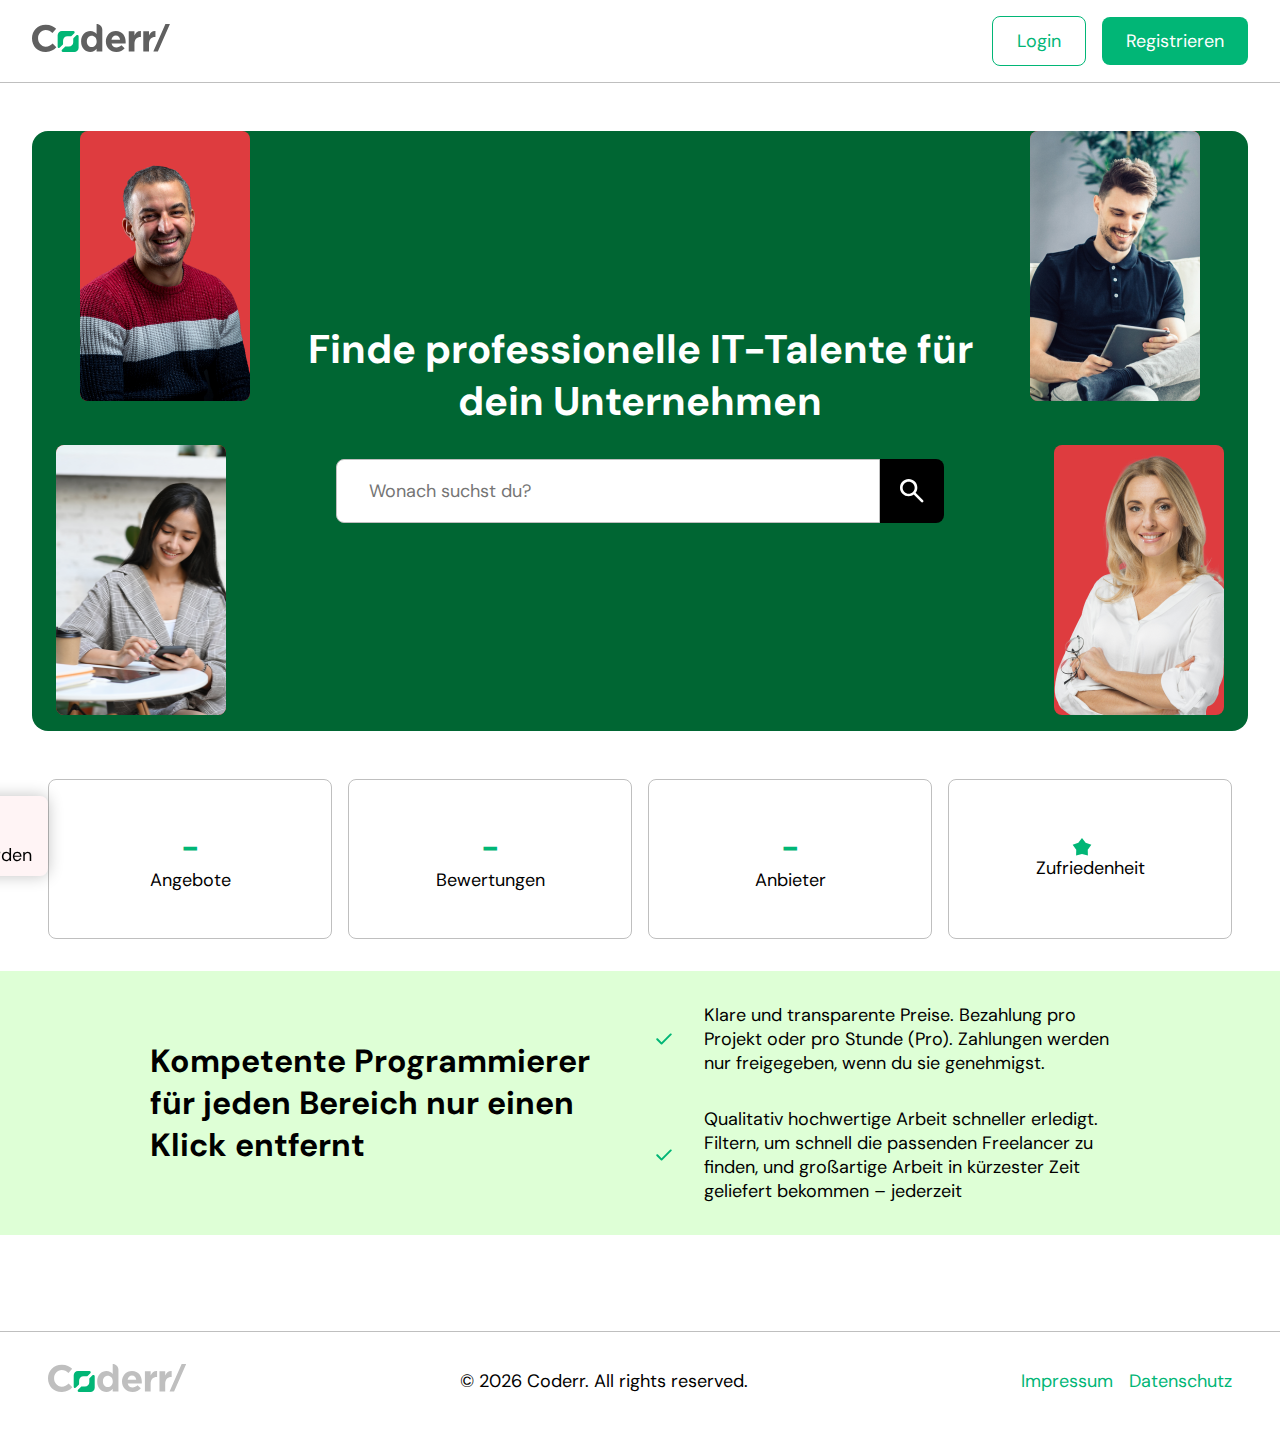
<file: index.html>
<!DOCTYPE html>
<html lang="de">

<head>
    <meta charset="UTF-8">
    <meta name="viewport" content="width=device-width, initial-scale=1.0">
    <title>Coderr/</title>
    <link rel="icon" type="image/png" href="./assets/logo/favicon.png" />


    <link rel="stylesheet" href="./shared/styles/variables.css">
    <link rel="stylesheet" href="./shared/styles/standard.css">
    <link rel="stylesheet" href="./shared/styles/form.css">
    <link rel="stylesheet" href="./shared/styles/assets.css">
    <link rel="stylesheet" href="./shared/styles/header_footer.css">
    <link rel="stylesheet" href="./shared/styles/fonts.css">
    <link rel="stylesheet" href="./styles/index.css">


    <script src="./shared/scripts/config.js"></script>

    <script src="./shared/scripts/api.js"></script>
    <script src="./shared/scripts/auth.js"></script>
    <script src="./shared/scripts/redirect.js"></script>
    <script src="./shared/scripts/ui_helper.js"></script>

    <script src="./shared/scripts/user_crud.js"></script>

    <script src="./shared/scripts/template/header_template.js"></script>
    <script src="./shared/scripts/header.js"></script>
    <script src="./shared/scripts/footer.js"></script>

    <script src="./scripts/index.js"></script>
</head>

<body onload="setHeader(); indexInit()" onclick="closeAllOpenedElements()">
    <header class="main_header">

        <a class="logo" href="./index.html">
            <img src="./assets/logo/logo_coderr.svg" alt="" srcset="">
        </a>
        <div id="head_content_right" class="d_flex_cc_gm head_content_right"></div>
    </header>

    <main>

        <div class="pad_m">
            <section class="section_group landingheader_box d_flex_cc_gm f_d_c">
                <img class="person_img" src="./assets/img/landingpage/person_1.png" alt="" srcset="">
                <img class="person_img" src="./assets/img/landingpage/person_2.png" alt="" srcset="">
                <img class="person_img" src="./assets/img/landingpage/person_3.png" alt="" srcset="">
                <img class="person_img" src="./assets/img/landingpage/person_4.png" alt="" srcset="">
                <h1 class="font_white_color">Finde professionelle IT-Talente für dein Unternehmen</h1>
                <div class="searchbar w_full">
                    <input id="index_search_field" placeholder="Wonach suchst du?" type="text">
                    <button class="d_flex_cc_gm" onclick="redirectToOfferListWSearch()">
                        <img src="./assets/icons/search.svg" alt="">
                    </button>
                </div>
            </section>
        </div>
        <section class="section_group profile_stats pad_l">
            <div class="w_full">
                <div class="card">
                    <h2 id="base_info_offer_count" class="font_prime_color">-</h2>
                    <p>Angebote</p>
                </div>
                <div class="card">
                    <h2 id="base_info_review_count" class="font_prime_color d_flex_cc_gm">
                        -
                    </h2>
                    <p>Bewertungen</p>
                </div>
            </div>
            <div class="w_full">
                <div class="card">
                    <h2 id="base_info_business_profile_count" class="font_prime_color">-</h2>
                    <p>Anbieter</p>
                </div>
                <div class="card">
                    <div class="d_flex_cc_gm">
                        <img src="./assets/icons/kid_star_green.svg" alt="" srcset="">
                        <h2 id="base_info_average_rating" class="font_prime_color">
                        </h2>
                    </div>
                    <p>Zufriedenheit</p>
                </div>
            </div>
        </section>

        <div class="green_info_section d_flex_cc_gl w_full">
            <section class=" d_flex_cc_gl pad_l">
                <h2>
                    Kompetente Programmierer für jeden Bereich nur einen Klick entfernt
                </h2>
                <div class="d_flex_cc_gl f_d_c">
                    <div class="d_flex_cc_gl">
                        <img src="./assets/icons/check.svg" alt="" srcset="">
                        <p>
                            Klare und transparente Preise. Bezahlung pro Projekt oder pro Stunde (Pro). Zahlungen werden
                            nur freigegeben, wenn du sie genehmigst.
                        </p>
                    </div>
                    <div class="d_flex_cc_gl">
                        <img src="./assets/icons/check.svg" alt="" srcset="">
                        <p>
                            Qualitativ hochwertige Arbeit schneller erledigt. Filtern, um schnell die passenden Freelancer zu finden, und großartige Arbeit in kürzester Zeit geliefert bekommen – jederzeit
                        </p>
                    </div>
                </div>
            </section>
        </div>
        
        <section class="section_group pad_l">
        </section>
    </main>
    <footer class="main_footer pad_l">
        <a class="logo" href="./index.html">
            <img src="./assets/logo/logo_coderr_light.svg" alt="" srcset="">
        </a>
        <p>© <span id="current-year"></span> Coderr. All rights reserved.</p>
        <div class="d_flex_cc_gm">
            <a class="link" href="./imprint.html">Impressum</a>
            <a class="link" href="./privacy_policy.html">Datenschutz</a>
        </div>
    </footer>
</body>

</html>
</file>
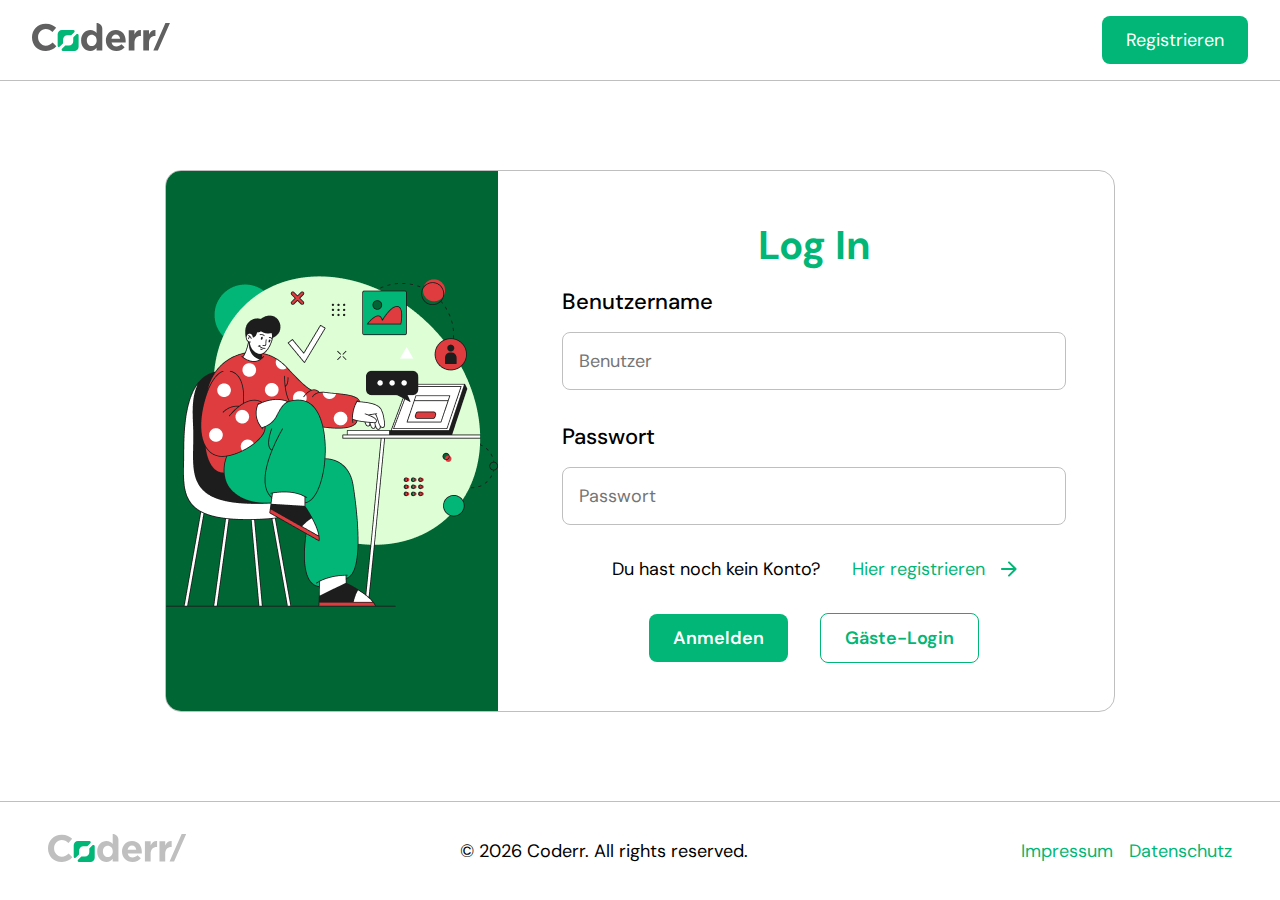
<file: customer_profile.html>
<!DOCTYPE html>
<html lang="de">

<head>
    <meta charset="UTF-8">
    <meta name="viewport" content="width=device-width, initial-scale=1.0">
    <title>Coderr/</title>
    <link rel="icon" type="image/png" href="./assets/logo/favicon.png" />

    <link rel="stylesheet" href="./shared/styles/variables.css">
    <link rel="stylesheet" href="./shared/styles/standard.css">
    <link rel="stylesheet" href="./shared/styles/form.css">
    <link rel="stylesheet" href="./shared/styles/assets.css">
    <link rel="stylesheet" href="./shared/styles/fonts.css">
    <link rel="stylesheet" href="./shared/styles/header_footer.css">
    <link rel="stylesheet" href="./styles/customer_profile.css">

    <script src="./shared/scripts/config.js"></script>

    <script src="./shared/scripts/api.js"></script>
    <script src="./shared/scripts/redirect.js"></script> 
    <script src="./shared/scripts/ui_helper.js"></script>
    <script src="./shared/scripts/form_helper.js"></script>
    <script src="./shared/scripts/auth.js"></script>

    
    
    <script src="./shared/scripts/template/review_templates.js"></script>
    <script src="./shared/scripts/review_crud.js"></script>
    <script src="./shared/scripts/user_crud.js"></script>
    <script src="./shared/scripts/template/offer_templates.js"></script>
    <script src="./shared/scripts/offer_crud.js"></script>
    <script src="./shared/scripts/template/header_template.js"></script>
    <script src="./shared/scripts/header.js"></script>
    <script src="./shared/scripts/footer.js"></script>

    <script src="./scripts/template/customer_profile_template.js"></script>
    <script src="./scripts/customer_profile.js"></script>
</head>

<body onload="initCProfile()" onclick="closeAllOpenedElements()">
    <header class="main_header">
        <a class="logo" href="./index.html">
            <img src="./assets/logo/logo_coderr.svg" alt="" srcset="">
        </a>
        <div id="head_content_right" class="d_flex_cc_gm head_content_right"></div>
    </header>

    <main class="d_flex_cc_gl f_d_c">


        <section id="customer_detail_section" class="d_flex_ss_gxl about_me_section w_full section_group_w_border">
            
        </section>


        <section class="section_group w_full  d_flex_cs_gl f_d_c">
            <div class="w_full d_flex_cs_gm review_header">
                <h2 class="font_prime_color">Bewertungen</h2>

                <div class="f_d_r_resp_c">
                    <label for="review_filter">Sortieren nach:</label>
                    <select onchange="changeReviewFilterCustomerProfile(this)" id="review_filter" class="input_field">
                        <option value="-updated_at" selected>Neueste zuerst</option>
                        <option value="updated_at">Älteste zuerst</option>
                        <option value="-rating">Höchste Bewertung</option>
                        <option value="rating">Niedrigste Bewertung</option>
                    </select>
                </div>
            </div>

            <div class=" d_flex_cs_gm f_d_c w_full" id="customer_profile_review_list">
            </div>

            <div class="w_full d_flex_cc_gm review_footer">
                <hr>
                <p class="link d_flex_cc_gm">
                    <img src="./assets/icons/add.svg" alt="" srcset="">
                    Mehr anzeigen
                </p>
            </div>
        </section>



    </main>
    <footer class="main_footer pad_l">
        <a class="logo" href="./index.html">
            <img src="./assets/logo/logo_coderr_light.svg" alt="" srcset="">
        </a>
        <p>© <span id="current-year"></span> Coderr. All rights reserved.</p>
        <div class="d_flex_cc_gm">
            <a class="link" href="./imprint.html">Impressum</a>
            <a class="link" href="./privacy_policy.html">Datenschutz</a>
        </div>
    </footer>
</body>

</html>
</file>
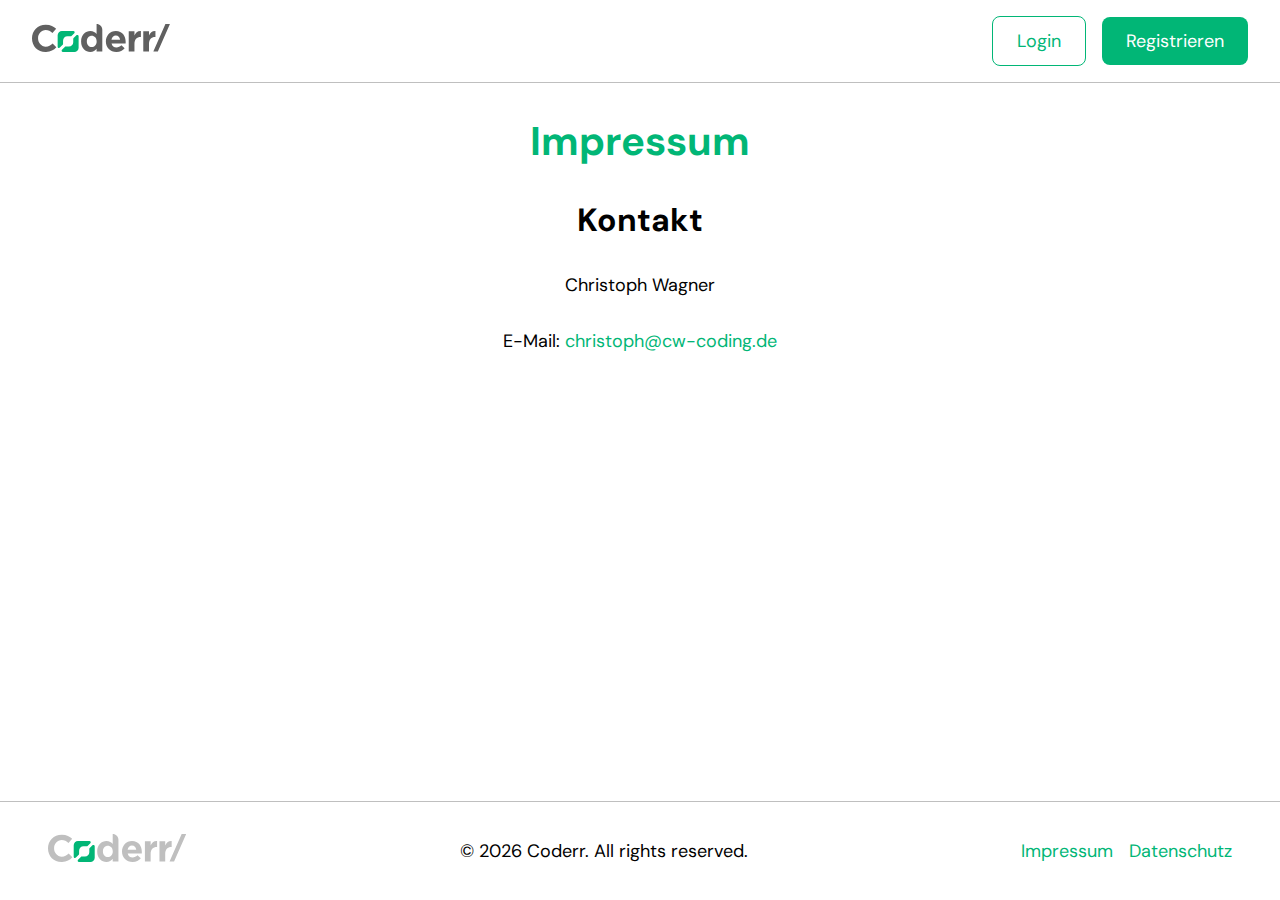
<file: imprint.html>
<!DOCTYPE html>
<html lang="de">

<head>
    <meta charset="UTF-8">
    <meta name="viewport" content="width=device-width, initial-scale=1.0">
    <title>Coderr/</title>
    <link rel="icon" type="image/png" href="./assets/logo/favicon.png" />

    <link rel="stylesheet" href="./shared/styles/variables.css">
    <link rel="stylesheet" href="./shared/styles/standard.css">
    <link rel="stylesheet" href="./shared/styles/form.css">
    <link rel="stylesheet" href="./shared/styles/assets.css">
    <link rel="stylesheet" href="./shared/styles/fonts.css">
    <link rel="stylesheet" href="./shared/styles/header_footer.css">
    <link rel="stylesheet" href="./styles/index.css">

    <script src="./shared/scripts/redirect.js"></script>
    <script src="./shared/scripts/ui_helper.js"></script>

    <script src="./shared/scripts/config.js"></script>
    <script src="./shared/scripts/auth.js"></script>
    <script src="./shared/scripts/api.js"></script>
    <script src="./shared/scripts/user_crud.js"></script>
    <script src="./shared/scripts/template/header_template.js"></script>
    <script src="./shared/scripts/header.js"></script>
    <script src="./shared/scripts/footer.js"></script>
</head>

<body onload="setHeader()" onclick="closeAllOpenedElements()">
    <header class="main_header">

        <a class="logo" href="./index.html">
            <img src="./assets/logo/logo_coderr.svg" alt="" srcset="">
        </a>
        <div id="head_content_right" class="d_flex_cc_gm head_content_right"></div>
        
    </header>

    <main>
        <section class="d_flex_cc_gl f_d_c">
            <h1 class="font_prime_color">Impressum</h1>

            <h2>Kontakt</h2>
            <p>
                Christoph Wagner
            </p>
            <p>
                E-Mail: <a class="link" href="mailto:christoph@cw-coding.de">christoph@cw-coding.de</a>
            </p>
        </section>
    </main>
    <footer class="main_footer pad_l">
        <a class="logo" href="./index.html">
            <img src="./assets/logo/logo_coderr_light.svg" alt="" srcset="">
        </a>
        <p>© <span id="current-year"></span> Coderr. All rights reserved.</p>
        <div class="d_flex_cc_gm">
            <a class="link" href="./imprint.html">Impressum</a>
            <a class="link" href="./privacy_policy.html">Datenschutz</a>
        </div>
    </footer>
</body>

</html>
</file>
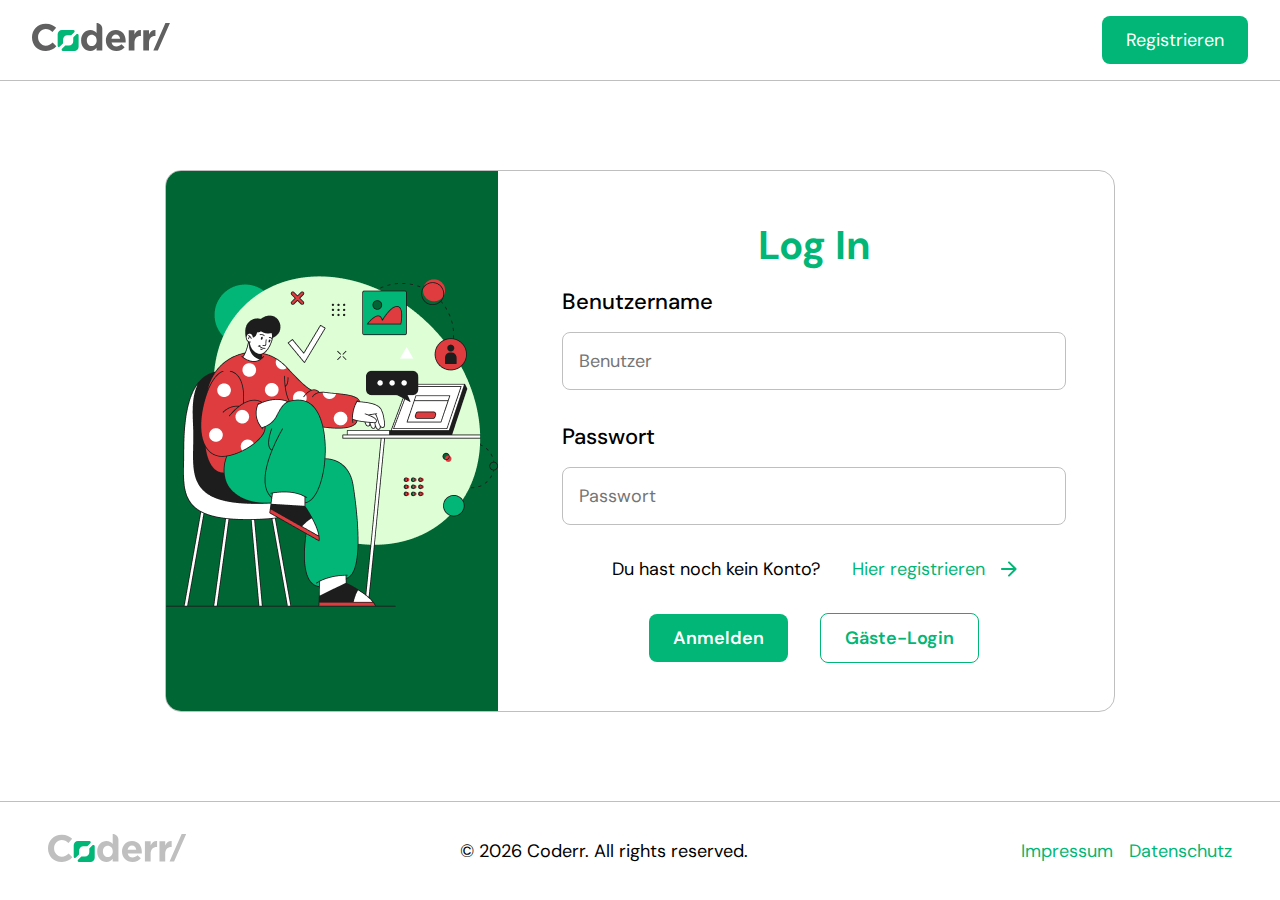
<file: login.html>
<!DOCTYPE html>
<html lang="de">

<head>
    <meta charset="UTF-8">
    <meta name="viewport" content="width=device-width, initial-scale=1.0">
    <title>Coderr/</title>
    <link rel="icon" type="image/png" href="./assets/logo/favicon.png" />

    <link rel="stylesheet" href="./shared/styles/variables.css">
    <link rel="stylesheet" href="./shared/styles/standard.css">
    <link rel="stylesheet" href="./shared/styles/form.css">
    <link rel="stylesheet" href="./shared/styles/assets.css">
    <link rel="stylesheet" href="./shared/styles/fonts.css">
    <link rel="stylesheet" href="./shared/styles/header_footer.css">
    <link rel="stylesheet" href="./styles/login.css">

    <script src="./shared/scripts/config.js"></script>
    <script src="./shared/scripts/api.js"></script>
    <script src="./shared/scripts/redirect.js"></script> 
    <script src="./shared/scripts/ui_helper.js"></script>
    <script src="./shared/scripts/form_helper.js"></script>

    <script src="./shared/scripts/user_crud.js"></script>
    <script src="./shared/scripts/auth.js"></script>
    <script src="./shared/scripts/template/header_template.js"></script>
    <script src="./shared/scripts/header.js"></script>
    <script src="./shared/scripts/footer.js"></script>

    <script src="./scripts/login.js"></script>
</head>

<body onload="checkAuthLogin()" onclick="closeAllOpenedElements()">
    <header class="main_header">

        <a class="logo" href="./index.html">
            <img src="./assets/logo/logo_coderr.svg" alt="" srcset="">
        </a>
        <div id="head_content_right" class="d_flex_cc_gm head_content_right"></div>
    </header>

    <main class="d_flex_cc_gm">
        <section class="login_section small_form d_flex_cc_gm ">
            <div class="login_img_section d_flex_cc_gm">
                <img src="./assets/img/login_img.png" alt="" srcset="">
            </div>
            <div class="login_form_section w_full d_flex_cc_gm f_d_c">
                <h1 class="font_prime_color">Log In</h1>
                <form onsubmit="logInSubmit(event)" class="std_form d_flex_cs_gl f_d_c">
                    <div class="form_group">
                        <label for="username">Benutzername</label>
                        <input onkeydown="hideFormErrors(['error_pw'])" placeholder="Benutzer" class="input_field" type="text" id="username" name="username"  required>
                    </div>
                    <div class="form_group">
                        <label for="password">Passwort</label>
                        <input onkeydown="hideFormErrors(['error_pw'])" placeholder="Passwort" class="input_field" type="password" id="password" name="password"  required>
                    </div>
                    <p id="error_pw" class="form_error d_none">Benutzer oder Passwort falsch</p>
                    <div class="d_flex_cc_gl f_d_r_resp_c w_full">
                        <p>Du hast noch kein Konto?</p>
                        <a href="./registration.html" class="link d_flex_cc_gm">
                            Hier registrieren 
                            <img src="./assets/icons/arrow_forward.svg" alt="" srcset="">
                        </a>
                    </div>
                    <div class="d_flex_cc_gl f_d_r_resp_c w_full">
                        <button type="submit" class="std_btn btn_prime pad_s">Anmelden</button>
                        <button type="button" onclick="openDialog('guest_login_dialog')" class="std_btn btn_secondary pad_s">Gäste-Login</button>
                    </div>
                </form>
                
            </div>
        </section>
        <section onclick="closeDialog('guest_login_dialog')" id="guest_login_dialog" class="dialog pad_m d_flex_cc_gm d_none">
            <div onclick="stopProp(event)" class="m_auto small_form d_flex_cs_gl f_d_c">

                <h2 class="font_prime_color">Wähle einen Gastzugang</h2>
                <div class="d_flex_cc_gl f_d_r_resp_c ">
                    <div class="card d_flex_cc_gl f_d_c ">
                        <h3 class="font_prime_color">Demo-Anbieter</h3>
                        <p>Ein Anbieter kann:</p>
                        <ul class="feature_list d_flex_cc_gm f_d_c">
                            <li>Angebote erstellen</li>
                            <li>Bestellungen bearbeiten</li>
                        </ul>
                        <button onclick="guestLogin('business')" class="login_btn std_btn btn_prime pad_s d_flex_cc_gm"><img src="./assets/icons/arrow_forward.svg" alt="" srcset=""> Login</button>
                    </div>
                    <div class="card d_flex_cc_gl f_d_c ">
                        <h3 class="font_prime_color">Demo-Kunde</h3>
                        <p>Ein Kunde kann:</p>
                        <ul class="feature_list d_flex_cc_gm f_d_c">
                            <li>Rieviews erstellen</li>
                            <li>Bestellungen aufgeben</li>
                        </ul>
                        <button onclick="guestLogin('customer')" class="login_btn std_btn btn_prime pad_s d_flex_cc_gm"><img src="./assets/icons/arrow_forward.svg" alt="" srcset=""> Login</button>
                    </div>
                </div>
                <p>Beide können Angebote durchsuchen und andere öffentliche Profile einsehen.</p>

            </div>
        </section>
        
    </main>
    <footer class="main_footer pad_l">
        <a class="logo" href="./index.html">
            <img src="./assets/logo/logo_coderr_light.svg" alt="" srcset="">
        </a>
        <p>© <span id="current-year"></span> Coderr. All rights reserved.</p>
        <div class="d_flex_cc_gm">
            <a class="link" href="./imprint.html">Impressum</a>
            <a class="link" href="./privacy_policy.html">Datenschutz</a>
        </div>
    </footer>
</body>

</html>
</file>
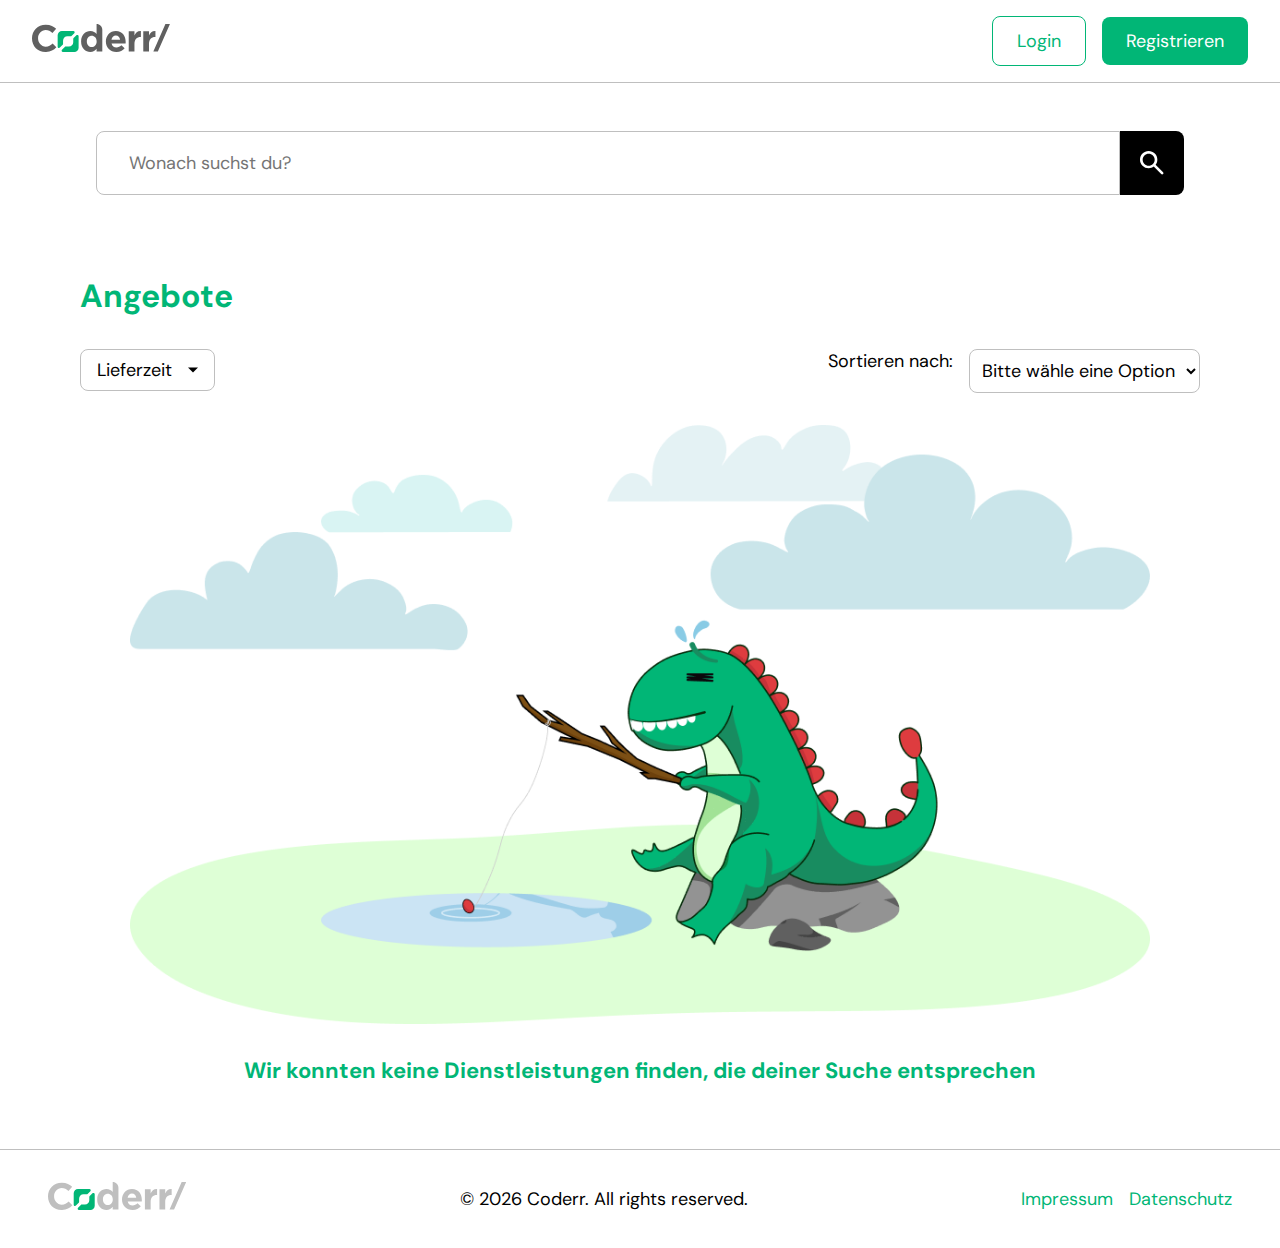
<file: offer_list.html>
<!DOCTYPE html>
<html lang="de">

<head>
    <meta charset="UTF-8">
    <meta name="viewport" content="width=device-width, initial-scale=1.0">
    <title>Coderr/</title>
    <link rel="icon" type="image/png" href="./assets/logo/favicon.png" />

    <link rel="stylesheet" href="./shared/styles/variables.css">
    <link rel="stylesheet" href="./shared/styles/standard.css">
    <link rel="stylesheet" href="./shared/styles/form.css">
    <link rel="stylesheet" href="./shared/styles/assets.css">
    <link rel="stylesheet" href="./shared/styles/fonts.css">
    <link rel="stylesheet" href="./shared/styles/header_footer.css">
    <link rel="stylesheet" href="./styles/offer_list.css">

    <script src="./shared/scripts/config.js"></script>
    <script src="./shared/scripts/api.js"></script>
    <script src="./shared/scripts/redirect.js"></script> 
    <script src="./shared/scripts/ui_helper.js"></script>
    <script src="./shared/scripts/auth.js"></script>
    
    <script src="./shared/scripts/user_crud.js"></script>
    <script src="./shared/scripts/template/offer_templates.js"></script>
    <script src="./shared/scripts/offer_crud.js"></script>
    <script src="./shared/scripts/template/header_template.js"></script>
    <script src="./shared/scripts/header.js"></script>
    <script src="./shared/scripts/footer.js"></script>

    <script src="./scripts/template/offer_list_template.js"></script>
    <script src="./scripts/offer_list.js"></script>
</head>

<body onload="setHeader(), offerListInit()" onclick="closeAllOpenedElements()">
    <header class="main_header">

        <a class="logo" href="./index.html">
            <img src="./assets/logo/logo_coderr.svg" alt="" srcset="">
        </a>

        <div id="head_content_right" class="d_flex_cc_gm head_content_right"></div>
    </header>

    <main class="d_flex_sc_gl f_d_c">
        <section class="offer_list_header d_flex_cs_gm f_d_c section_group d_none" id="offer_list_greeting_section">
            
        </section>
        <section class="section_group searchbar w_full">
            <input id="offer_list_searchbar" placeholder="Wonach suchst du?" type="text">
            <button class="d_flex_cc_gm" onclick="updateOfferListFilterSearch()">
                <img src="./assets/icons/search.svg" alt="">
            </button>
        </section>
        <section class="d_flex_cs_gl f_d_c w_full section_group pad_l">
            <h2 class="font_prime_color">Angebote</h2>
            <div class="d_flex_cs_gl d_sb w_full filter_bar">
                <div id="time_filter" closable=true open=false onclick="toggleOpenId('time_filter'); stopProp(event)" 
                class=" d_flex_cc_gm c_pointer dropdown_wrapper time_filter">
                        <p>Lieferzeit</p>
                        
                    <img src="./assets/icons/arrow_drop_down.svg" alt="">
                    <div class="dropdown_box" onclick="stopProp(event)">
                        <div class="dropdown_content offer_dropdown_box d_flex_cs_gl f_d_c ">
                            <div class="d_flex_cs_gm f_d_c" id="offer_list_delivery_time_box">
                                <div onclick="activateRadio(this); currentmaxDeliveryTime = 1" class="form_group d_flex_cc_gm f_d_r pad_s">
                                    <input id="radio_1" type="radio" name="role" value="1" required>
                                    <label for="radio_1">Express 24 h</label>
                                </div>
                                <div onclick="activateRadio(this); currentmaxDeliveryTime = 3" class="form_group d_flex_cc_gm f_d_r pad_s">
                                    <input id="radio_2" type="radio" name="role" value="3" required>
                                    <label for="radio_2">bis zu 3 Tage</label>
                                </div>
                                <div onclick="activateRadio(this); currentmaxDeliveryTime = 7" class="form_group d_flex_cc_gm f_d_r pad_s">
                                    <input id="radio_3" type="radio" name="role" value="7" required>
                                    <label for="radio_3">bis zu 7 Tage</label>
                                </div>
                            </div>
                            <div class="d_flex_cc_gm f_d_r_resp_c">
                                <button onclick="offerListAbboardDeliveryTime()" class="std_btn btn_secondary pad_s">
                                    Auswahl aufheben
                                </button>
                                <button onclick="offerListApplyDeliveryTimeFilter()" class="std_btn btn_prime pad_s">
                                    Anwenden
                                </button>
                            </div>
                        </div>
                    </div>
                </div>
                <div class="d_flex_cs_gm  f_d_r_resp_c">
                    <p for="offer_list_filter_ordering" class="ws_nw">Sortieren nach:</p>
                    <select onchange="updateOfferListFilter()" id="offer_list_filter_ordering" class="input_field">
                        <option value="" disabled selected hidden>Bitte wähle eine Option</option>
                        <option value="updated_at">Neueste zuerst</option>
                        <option value="-updated_at">Älteste zuerst</option>
                        <option value="min_price">Niedrigste Preis zuerst</option>
                        <option value="-min_price">Höchste Preis zuerst</option>
                    </select>
                </div>
            </div>

            <div id="offer_list_content" class="offer_content w_full">

            </div>
        </section>

        
    </main>
    <footer class="main_footer pad_l">
        <a class="logo" href="./index.html">
            <img src="./assets/logo/logo_coderr_light.svg" alt="" srcset="">
        </a>
        <p>© <span id="current-year"></span> Coderr. All rights reserved.</p>
        <div class="d_flex_cc_gm">
            <a class="link" href="./imprint.html">Impressum</a>
            <a class="link" href="./privacy_policy.html">Datenschutz</a>
        </div>
    </footer>
</body>

</html>
</file>
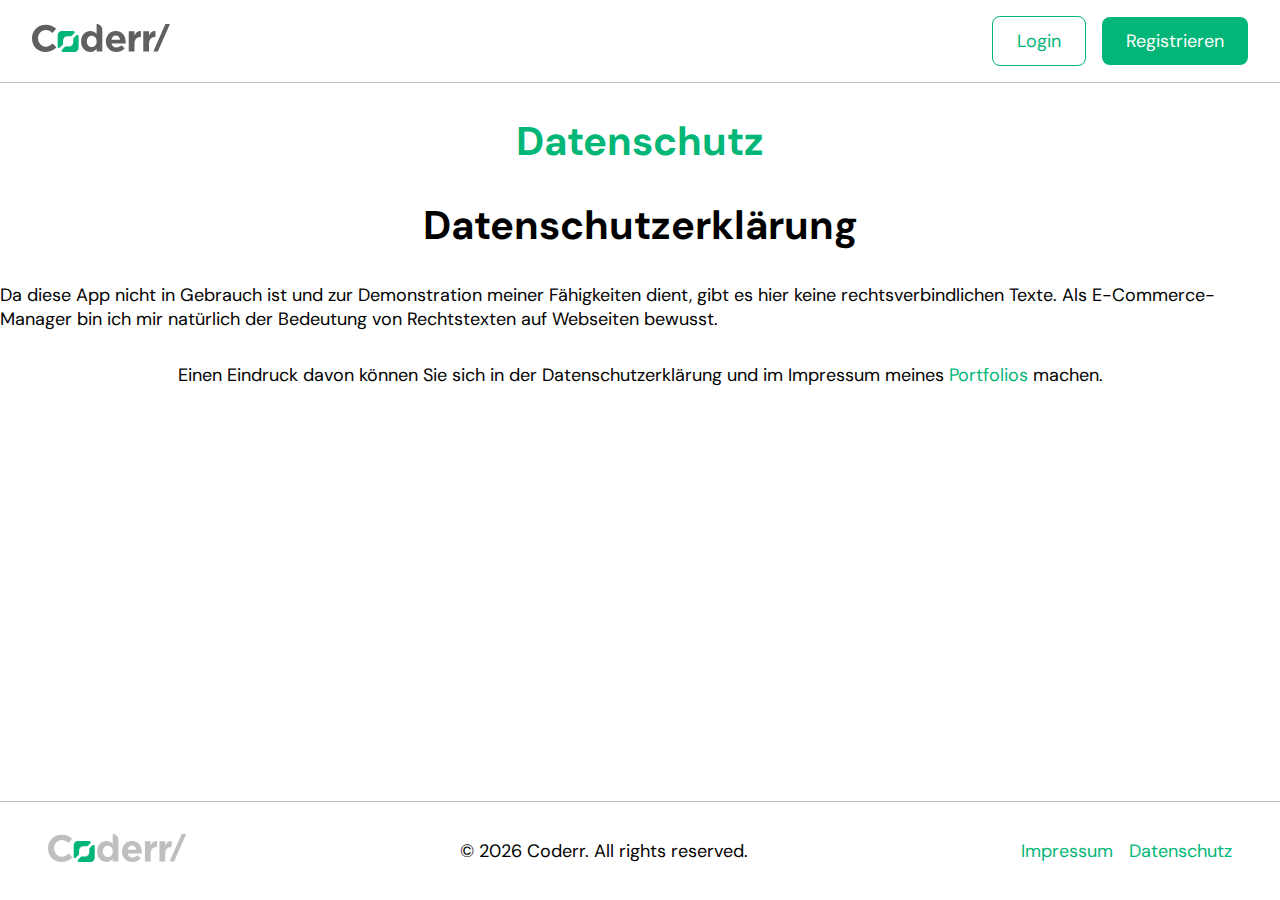
<file: privacy_policy.html>
<!DOCTYPE html>
<html lang="de">
  <head>
    <meta charset="UTF-8" />
    <meta name="viewport" content="width=device-width, initial-scale=1.0" />
    <title>Coderr/</title>
    <link rel="icon" type="image/png" href="./assets/logo/favicon.png" />

    <link rel="stylesheet" href="./shared/styles/variables.css" />
    <link rel="stylesheet" href="./shared/styles/standard.css" />
    <link rel="stylesheet" href="./shared/styles/form.css" />
    <link rel="stylesheet" href="./shared/styles/assets.css" />
    <link rel="stylesheet" href="./shared/styles/fonts.css" />
    <link rel="stylesheet" href="./shared/styles/header_footer.css" />
    <link rel="stylesheet" href="./styles/index.css" />

    <script src="./shared/scripts/redirect.js"></script>
    <script src="./shared/scripts/ui_helper.js"></script>

    <script src="./shared/scripts/config.js"></script>
    <script src="./shared/scripts/auth.js"></script>
    <script src="./shared/scripts/api.js"></script>
    <script src="./shared/scripts/user_crud.js"></script>
    <script src="./shared/scripts/template/header_template.js"></script>
    <script src="./shared/scripts/header.js"></script>
    <script src="./shared/scripts/footer.js"></script>
  </head>

  <body onload="setHeader()" onclick="closeAllOpenedElements()">
    <header class="main_header">
      <a class="logo" href="./index.html">
        <img src="./assets/logo/logo_coderr.svg" alt="" srcset="" />
      </a>

      <div id="head_content_right" class="d_flex_cc_gm head_content_right"></div>
    </header>

    <main>
      <section class="d_flex_cc_gl f_d_c">
        <h1 class="font_prime_color">Datenschutz</h1>
        <h1>Datenschutzerklärung</h1>
        <p>
          Da diese App nicht in Gebrauch ist und zur Demonstration meiner Fähigkeiten dient, gibt es hier keine
          rechtsverbindlichen Texte. Als E-Commerce-Manager bin ich mir natürlich der Bedeutung von Rechtstexten auf
          Webseiten bewusst.
        </p>
        <p>
          Einen Eindruck davon können Sie sich in der Datenschutzerklärung und im Impressum meines
          <a class="external__link" href="https://cw-coding.de/" target="_blank">Portfolios</a>
          machen.
        </p>
      </section>
    </main>
    <footer class="main_footer pad_l">
      <a class="logo" href="./index.html">
        <img src="./assets/logo/logo_coderr_light.svg" alt="" srcset="" />
      </a>
      <p>© <span id="current-year"></span> Coderr. All rights reserved.</p>
      <div class="d_flex_cc_gm">
        <a class="link" href="./imprint.html">Impressum</a>
        <a class="link" href="./privacy_policy.html">Datenschutz</a>
      </div>
    </footer>
  </body>
</html>
</file>
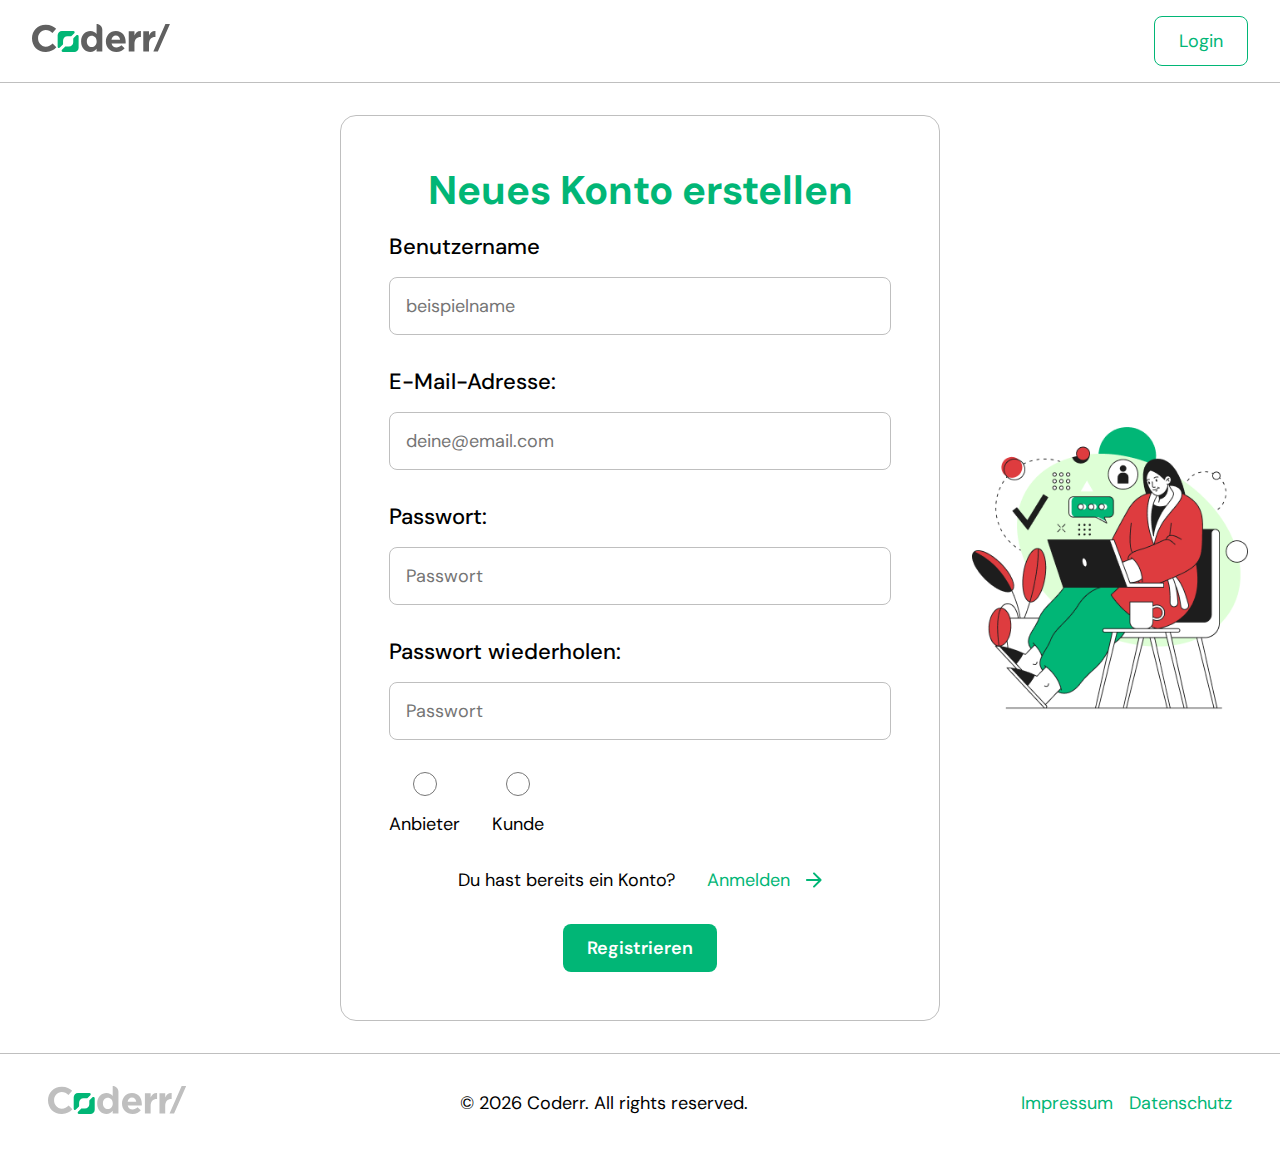
<file: registration.html>
<!DOCTYPE html>
<html lang="de">

<head>
    <meta charset="UTF-8">
    <meta name="viewport" content="width=device-width, initial-scale=1.0">
    <title>Coderr/</title>
    <link rel="icon" type="image/png" href="./assets/logo/favicon.png" />

    <link rel="stylesheet" href="./shared/styles/variables.css">
    <link rel="stylesheet" href="./shared/styles/standard.css">
    <link rel="stylesheet" href="./shared/styles/form.css">
    <link rel="stylesheet" href="./shared/styles/assets.css">
    <link rel="stylesheet" href="./shared/styles/fonts.css">
    <link rel="stylesheet" href="./shared/styles/header_footer.css">
    <link rel="stylesheet" href="./styles/registration.css">

    <script src="./shared/scripts/config.js"></script>
    <script src="./shared/scripts/api.js"></script>
    <script src="./shared/scripts/redirect.js"></script> 
    <script src="./shared/scripts/ui_helper.js"></script>
    <script src="./shared/scripts/form_helper.js"></script>
    <script src="./shared/scripts/auth.js"></script>
    
    <script src="./shared/scripts/template/header_template.js"></script>
    <script src="./shared/scripts/header.js"></script>
    <script src="./shared/scripts/footer.js"></script>

    <script src="./scripts/registration.js"></script>
</head>

<body onload="checkAuth()"  onclick="closeAllOpenedElements()">
    <header class="main_header">

        <a class="logo" href="./index.html">
            <img src="./assets/logo/logo_coderr.svg" alt="" srcset="">
        </a>
        <div id="head_content_right" class="d_flex_cc_gm head_content_right">
                <a href="./login.html" class="std_btn btn_secondary pad_s ">Login</a>
        </div>
    </header>

    <main class="d_flex_cc_gm" onload="setHeader()">
        <img class="registration_img" src="./assets/img/registration_img.png" alt="" srcset="">
        <section class="small_form std_form d_flex_cc_gm f_d_c">
            <h1 class="font_prime_color">Neues Konto erstellen</h1>
            <form onsubmit="registerSubmit(event); " class="std_form d_flex_cs_gl f_d_c">

                <div class="form_group">
                    <label for="username">Benutzername</label>
                    <input value="" placeholder="beispielname" type="text" id="username" name="username" class="input_field" autocomplete="off"
                        required>
                </div>
                <div class="form_group">
                    <label for="email">E-Mail-Adresse:</label>
                    <input value="" placeholder="deine@email.com" type="email" id="email" name="email" class="input_field" autocomplete="off"
                        required>
                </div>
                <div class="form_group">
                    <label for="password">Passwort:</label>
                    <input value="" placeholder="Passwort" type="password" id="password" name="password" class="input_field"
                        required>
                </div>
                <div class="form_group">
                    <label for="repeated_password">Passwort wiederholen:</label>
                    <input value="" placeholder="Passwort" type="password" id="repeated_password" name="repeated_password"
                        class="input_field" required>
                </div>
                <div class="d_flex_cs_gl">
                    <div class="form_group d_flex_cc_gm">
                        <input type="radio" name="type" id="business" value="business" required>
                        <label for="business">Anbieter</label>
                    </div>
                    <div class="form_group d_flex_cc_gm">
                        <input type="radio" name="type" id="customer" value="customer" required>
                        <label for="customer">Kunde</label>
                    </div>
                </div>

                </div>
                <div class="d_flex_cc_gl w_full f_d_r_resp_c">
                    <p>Du hast bereits ein Konto?</p>
                    <a href="./login.html" class="link d_flex_cc_gm">
                        Anmelden
                        <img src="./assets/icons/arrow_forward.svg" alt="" srcset="">
                    </a>
                </div>
                <div class="d_flex_cc_gl w_full">
                    <button type="submit" class="std_btn btn_prime pad_s">Registrieren</button>
                </div>
            </form>
        </section>
    </main>
    <footer class="main_footer pad_l">
        <a class="logo" href="./index.html">
            <img src="./assets/logo/logo_coderr_light.svg" alt="" srcset="">
        </a>
        <p>© <span id="current-year"></span> Coderr. All rights reserved.</p>
        <div class="d_flex_cc_gm">
            <a class="link" href="./imprint.html">Impressum</a>
            <a class="link" href="./privacy_policy.html">Datenschutz</a>
        </div>
    </footer>


</body>

</html>
</file>
<file: shared/styles/variables.css>
:root {
  --bg-color: white;
  --bg-color-dark: #006633;

  --link-color: #01B676;
  --link-hover-color: #34C591;

  --font-prime-color: #01B676;
  --font_sec_color: #7D7F80;
  --font_white_color: #FFFFFF;


  --section-max-w: 1440px;

  --btn-rad: 8px;
  --btn-pad: 12px 24px;
  --btn-pad-round: 4px;
  --btn-prime-color: #01B676;
  --btn-prime-hover-color: #34C591;
  --btn-prime-active-color: #34C591;
  --btn-prime-font-color: #ffffff;
  --btn-secondary-border: 1px solid #01B676;
  --btn-secondary-color: transparent;
  --btn-secondary-hover-color: #01B676;
  --btn-secondary-active-color: #01B676;
  --btn-secondary-font-color: #01B676;
  --btn-delete-color: #f82929;
  --btn-delete-hover-color: #fc6767;
  --btn-delete-active-color: #fd3c3c;


  --form-max-w: 800px;
  --form-s-max-w: 600px;
  --form-rad: 16px;
  --form-pad: 48px;
  --form-pad-small: 32px;
  --form-bg-color: #ffffff;
  --form-border: 1px solid #BFBFBF;
  --form-input-rad: 8px;
  --form-input-padding: 16px 16px;
  --form-input-border: 1px solid #BFBFBF;
  --form-input-border-color: #e0e0e0;
  --form-input-active-border-color: ##7D7F80;
  --form-input-bg-color: #e0e0e000;
}

@media screen and (max-width: 769px) {
  :root {
  --form-pad: 16px;
  --form-input-padding: 8px 8px;
  --form-pad-small: 16px;
  }
}
</file>
<file: shared/styles/standard.css>
* {
    box-sizing: border-box;
    margin: 0;
}

a {
    text-decoration: none;
}

body {
    min-height: 100vh;
    display: flex;
    flex-direction: column;
    background-color: var(--bg-color);
}

::-webkit-scrollbar {
    width: 8px;
}

::-webkit-scrollbar-track {
    background-color: #e0e0e0;
    border-radius: 10px;
}

::-webkit-scrollbar-thumb {
    background-color: var(--btn-prime-color);
    border-radius: 10px;
}

::-webkit-scrollbar-thumb:hover {
    background-color: var(--btn-prime-hover-color);
}

main {
    flex-grow: 1;
    display: flex;
    flex-direction: column;
    justify-content: flex-start;
    align-items: center;
    padding: 32px;
}


.d_none {
    display: none !important;
}

.pad_s {
    padding: 8px 16px;
}

.pad_m {
    padding: 16px 32px;
}

.pad_l {
    padding: 32px 48px;
}

@media only screen and (max-width: 769px) {
    .pad_s {
        padding: 4px 8px;
    }

    .pad_m {
        padding: 8px 16px;
    }

    .pad_l {
        padding: 16px 32px;
    }

    main {
        padding: 16px;
    }
}

.pos_rel {
    position: relative;
}

/* positioning in right corner */
.pos_abs_rc {
    position: absolute;
    top: 16px;
    right: 16px;
}



.d_flex_cs_gm,
.d_flex_cc_gm,
.d_flex_cs_gl,
.d_flex_cc_gl,
.d_flex_cs_gxl,
.d_flex_cc_gxl {
    display: flex;
    justify-content: center;
}

.d_flex_ss_gm,
.d_flex_sc_gm,
.d_flex_ss_gl,
.d_flex_sc_gl,
.d_flex_ss_gxl,
.d_flex_sc_gxl {
    display: flex;
    justify-content: flex-start;
}

.d_flex_cc_gm,
.d_flex_cs_gm,
.d_flex_sc_gm,
.d_flex_ss_gm {
    gap: 16px;
}

.d_flex_cc_gl,
.d_flex_cs_gl,
.d_flex_sc_gl,
.d_flex_ss_gl {
    gap: 32px;
}

.d_flex_cc_gxl,
.d_flex_cs_gxl,
.d_flex_sc_gxl,
.d_flex_ss_gxl {
    gap: 48px;
}

.d_flex_cs_gm,
.d_flex_ss_gm,
.d_flex_cs_gl,
.d_flex_ss_gl,
.d_flex_cs_gxl,
.d_flex_ss_gxl {
    align-items: flex-start;
}

.d_flex_cc_gm,
.d_flex_sc_gm,
.d_flex_cc_gl,
.d_flex_sc_gl,
.d_flex_cc_gxl,
.d_flex_sc_gxl {
    align-items: center;
}

.d_sb {
    justify-content: space-between !important;
}


.f_d_c {
    flex-direction: column !important;
}

.f_d_r_resp_c {
    flex-direction: row !important;
}

@media screen and (max-width: 480px) {
    .f_d_r_resp_c {
        flex-direction: column !important;
    }

}

.f_d_r {
    flex-direction: row !important;
}

.c_pointer {
    cursor: pointer;
}

.m_auto {
    margin: auto;
}

.w_full {
    width: 100%;
}

.text_c {
    text-align: center;
}

.rotate_half{
    transform: rotate(180deg);
}

.external__link {
    color: #01B676;
}



@media screen and (max-width: 480px) {
    .p_top_s {
        padding-top: 36px;
    }

}
</file>
<file: shared/styles/form.css>
.small_form,
.large_form {
    width: 100%;
    background-color: var(--form-bg-color);
    border: var(--form-border);
    border-radius: var(--form-rad);
    padding: var(--form-pad);
    transition: transform 0.3s ease, box-shadow 0.3s ease;
}

.small_form {
    max-width: var(--form-s-max-w);
}

.large_form {
    max-width: var(--form-max-w);
}

.std_form {
    width: 100%;
}

.form_group {
    display: flex;
    flex-direction: column;
    width: 100%;
    gap: 16px;
}

.form_group label {
    width: 100%;
    display: block;
}

.input_field {
    width: 100%;
    border-radius: var(--form-input-rad);
    padding: var(--form-input-padding);
    border: var(--form-input-border);
    background-color: var(--form-input-bg-color);
}


select.input_field {
    cursor: pointer;
    padding: 8px;
}

.input_field:focus {
    outline: none;
    border-color: var(--form-input-active-border-color);
}

.input_checkbox_group>label,
.input_checkbox_group,
.input_checkbox_group>input {
    cursor: pointer;
}

input[type='checkbox'] {
    accent-color: var(--btn-prime-color);
    width: 22px;
    height: 22px;
}

input[type='checkbox']:hover {
    border: var(--btn-prime-active-color);
}

input[type='radio'] {
    cursor: pointer;
    accent-color: #232323;
    width: 24px;
    height: 24px;
}

input[type='radio']~label {
    font-size: 18px;
    font-weight: 400;
}

input[type=file] {
    cursor: pointer;
}

input[type=file]::file-selector-button {
    cursor: pointer;
    border: none;
    border-radius: var(--btn-rad);
    font-weight: bold;
    padding: 8px;
}

input[type=file]::file-selector-button {
    background-color: var(--btn-prime-color);
    transition: all 0.3s ease, transform 0.2s ease;
}

input[type=file]::file-selector-button:hover {
    background-color: var(--btn-prime-hover-color);
}

input[type=file]::file-selector-button:active {
    background-color: var(--btn-prime-active-color);
}

textarea {
    min-height: 120px;
}

.review_header{
    justify-content: space-between !important;
}

.review_header > div{
    display: flex;
    gap: 8px;
}

.review_header > div > label{
    display: flex;
    font-size: 18px;
    white-space: nowrap;
    align-items: center;
}

@media screen and (max-width: 769px) {
    .review_header{
        flex-direction: column !important;
    }
}

.review_footer{
    position: relative;
    height: 32px;
    display: none;
}


.review_footer > p{
    position: absolute;
    padding: 8px 16px;
    background-color: var(--bg-color);
    font-weight: 600 !important;
}

.own_review{
    position: relative;
}

.own_review_label{
    padding: 4px 8px;
    border: var(--btn-secondary-border);
    border-radius: var(--btn-rad);
}


.form_error{
    color: red;
    font-weight: 500;
}


.image_input_box{
    position: relative;
}

.image_input_box > .file_input{
    position: absolute;
    bottom: 4px;
    right: 4px;
    background-color: var(--font_white_color) !important;
}

.image_input_box > .file_input_l{
    position: absolute;
    bottom: 12px;
    right: 12px;
    background-color: var(--font_white_color) !important;
}

.image_input_box > .file_input_l > input{
    display: none;
}

.image_input_box > .file_input > input{
    display: none;
}
</file>
<file: shared/styles/assets.css>
/* Buttons */

.std_btn {
    cursor: pointer;
    border: none;
    border-radius: var(--btn-rad);
    padding: var(--btn-pad);
    white-space: nowrap;
}

.std_btn_disabled{
    cursor: default !important;
    background-color: rgb(121, 121, 121) !important;
}

.btn_prime {
    background-color: var(--btn-prime-color);
    transition: all 0.3s ease;
    color: var(--btn-prime-font-color);
}

.btn_prime:hover {
    background-color: var(--btn-prime-hover-color);
}

.btn_prime:active {
    background-color: var(--btn-prime-active-color);
}



.btn_secondary {
    border: var(--btn-secondary-border);
    background-color: var(--btn-secondary-color);
    transition: all 0.3s ease;
    color: var(--btn-secondary-font-color);
}

.btn_secondary:hover {
    background-color: var(--btn-secondary-hover-color);
    color: var(--btn-prime-font-color);
}

.btn_secondary:active {
    background-color: var(--btn-secondary-active-color);
}


.btn_round_s,
.btn_round_m,
.btn_round_l,
.btn_round_xl {
    border-radius: 100%;
    cursor: pointer;
    border: none;
}

.btn_round_s {
    height: 24px;
    width: 24px;
}

.btn_round_m {
    height: 36px;
    width: 36px;
}

.btn_round_l {
    height: 48px;
    width: 48px;
}

.btn_round_xl {
    height: 64px;
    width: 64px;
}

@media screen and (max-width: 769px) {
    .btn_round_s {
        height: 20px;
        width: 20px;
    }
    
    .btn_round_m {
        height: 32px;
        width: 32px;
    }
    
    .btn_round_l {
        height: 36px;
        width: 36px;
    }
    
    .btn_round_xl {
        height: 48px;
        width: 48px;
    }
  }

.btn_delete,
.btn_edit {
    background-repeat: no-repeat;
    background-size: 50%;
    background-position: center;
}

.btn_edit:disabled {
    opacity: 0.5; 
    cursor: not-allowed; 
    pointer-events: none; 
}

.abs_pos_edit_btn {
    position: absolute;
    right: 32px;
    top: 32px;
}

.abs_pos_edit_btn_m {
    position: absolute;
    right: 16px;
    top: 16px;
}

.abs_pos_edit_btn_s {
    position: absolute;
    right: 12px;
    top: 0px;
}

.btn_delete {
    background-color: var(--btn-delete-color);
    color: var(--btn-prime-font-color);
}

.btn_delete:hover {
    background-color: var(--btn-delete-color);
}

.btn_delete:active {
    background-color: var(--btn-delete-color);
}

.btn_edit {
    border: var(--btn-secondary-border);
    border-color: transparent;
    padding: var(--btn-pad-round);
    background-color: var(--btn-secondary-color);
}

.btn_edit:hover {
    border: var(--btn-secondary-border);
}

.btn_edit:active {
    border: var(--btn-secondary-border);
}

.btn_edit>img {
    height: 70%;
}

.btn_border_secondary{
    border: var(--form-border);
}


/* Link */



.link {
    color: var(--link-color);
    text-decoration: none;
}

.link:hover {
    text-decoration: underline;
    cursor: pointer;
    color: var(--link-hover-color) !important;
}





/* Card */
.card,
.card_pad_s {
    width: 100%;
    max-width: var(--section-max-w);
    background-color: var(--form-bg-color);
    border: var(--form-border);
    border-radius: var(--btn-rad);
}

.card {
    padding: 32px;
}

.card_pad_s {
    padding: 8px 16px;
}

.card_wo_border {
    width: 100%;
    max-width: var(--section-max-w);
    background-color: var(--form-bg-color);
    border: var(--form-border);
    border-radius: var(--btn-rad);
    padding: var(--form-pad-small);
}

.card_info_group {
    display: flex;
}

.card_info_group>p:first-child {
    font-weight: bold;
    width: 150px;
}

.section_group_w_border,
.section_group {
    width: 100%;
    max-width: var(--section-max-w);
    background-color: var(--form-bg-color);
}

.section_group_w_border {
    border: var(--form-border);
    border-radius: var(--form-rad);
    padding: var(--form-pad-small);
}

.section_seperator {
    height: 2px;
    width: 100%;
    margin: 32px 0;
    background-color: rgb(106, 106, 106);
}

.offer_content {
    display: flex;
    justify-content: space-between;
    gap: 42px;
    flex-wrap: wrap;
}

.offer_card {
    max-width: 400px;
}

.offer_card:hover {
    cursor: pointer;
}

.offer_image {
    display: block;
    width: 100%;
    aspect-ratio: 350/200;
    height: 200px;
    background-color: rgb(242 242 242);
    border-radius: var(--btn-rad);
    object-fit: cover;
}

.dialog {
    z-index: 5;
    position: fixed;
    top: 0;
    left: 0;
    right: 0;
    bottom: 0;
    background-color: rgba(0, 0, 0, 0.4);
    overflow: auto;
}

.dialog_content {
    width: 100%;
}

.profile_img_l,
.profile_img,
.profile_img_small {
    display: block;
    border-radius: 50%;
    object-fit: cover;
    border: var(--form-input-border);
}

.profile_img {
    width: 120px;
    height: 120px;
}

.profile_img_small {
    width: 60px;
    height: 60px;
}

.profile_img_l {
    width: 164px;
    height: 164px;
}

.review_stars {
    cursor: default;
}

.review_stars>img {
    height: 12px;
}

.star_rating>p {
    font-size: 24px;
    cursor: pointer;
}

.stars_input>img {
    height: 24px;
    cursor: pointer;
}

hr {
    width: 100%;
    border: 1px solid #BFBFBF
}

.icon {
    width: 16px;
    height: 16px;
}



/* Dropdown */

.dropdown_wrapper {
    position: relative;
    border: var(--form-border);
    border-radius: var(--btn-rad);
    padding: 8px 16px;
}

.dropdown_wrapper[open="true"] .dropdown_content {
    transform: translateY(0%);
}

.dropdown_wrapper[open="true"]>img {
    transform: rotate(90deg);
    transition: all 200ms ease-in-out;
}

.dropdown_wrapper[open="true"] .dropdown_box {
    overflow: unset;
}

.dropdown_box {
    position: absolute;
    width: 100%;
    bottom: 0;
    overflow: hidden;
}

.dropdown_content {
    position: absolute;
    list-style-type: none;
    top: 4px;
    transform: translateY(-10%);
    z-index: 2;
    transition: all 200ms ease-in-out;
    padding: 16px;
}

.dropdown_content>li {
    padding: 8px;
    width: 100%;
    border-radius: var(--btn-rad);
}

.dropdown_content>li:hover {
    background-color: #DEFFD6;
}

.offer_dropdown_box {
    max-width: var(--section-max-w);
    background-color: var(--form-bg-color);
    border-radius: var(--btn-rad);
    padding: 16px;
    box-shadow: 0px 0px 16px 0px #0000003d;
}

.dropdown_content .form_group:hover {
    background-color: #DEFFD6;
    border-radius: var(--btn-rad);
    cursor: pointer;
}

.dropdown_content label {
    cursor: pointer;
}





.searchbar {
    padding: 16px 64px;
    display: flex;
}

.searchbar>button {
    width: 64px;
    height: 64px;
    background-color: black;
    border: none;
    border-top-right-radius: 8px;
    border-bottom-right-radius: 8px;
    cursor: pointer;
}

.searchbar>button:hover {
    background-color: var(--btn-prime-hover-color);
}

.searchbar>input {
    width: calc(100% - 64px);
    height: 64px;
    padding: 0 32px;

    border: var(--form-input-border);
    border-top-left-radius: 8px;
    border-bottom-left-radius: 8px;
}

.searchbar>input:focus {
    outline: none;
}

@media screen and (max-width: 780px) and (min-width: 480px) {
    .searchbar {
        padding: 16px 32px;
    }

}

@media screen and (max-width: 480px) {
    .searchbar {
        padding: 8px 16px;
    }
    .searchbar>input {
        padding: 0 8px;
    }
}



.page_number[currentPage="true"]{
    padding: 0px 4px;
    border-bottom: 3px solid var(--btn-prime-color);
}

.page_number:hover{
    cursor: pointer;
    color: var(--btn-prime-color);
}






.feature_list {
    padding: 0;
}

.feature_list li::marker {
    content: '';
}

.feature_list li {
    position: relative;
    padding-left: 32px;
}

.feature_list li::before {
    content: url('../../assets/icons/check.svg');
    position: absolute;
    left: 0;
}







.toast_msg{
    position: fixed;
    bottom: calc(var(--form-pad) / 2);
    left: var(--form-pad);
    min-height: 80px;
    box-shadow: 0px 0px 16px 0px #0000003d;
    min-width: 300px;
    border-radius: 8px;
    overflow: hidden;
    transform: translateX(-100%); 
    animation: slideInFromLeft 0.25s ease-out forwards;
    z-index: 6;
}


@keyframes slideInFromLeft {
    0% {
        opacity: 0;
        transform: translateX(-100%);
    }
    100% {
        opacity: 1;
        transform: translateX(0);
    }
}

.toast_msg_left{
    width: 80px;
    align-self: stretch;
}

.toast_msg[error="true"] .toast_msg_left{
    background: #DE3C3F;
}

.toast_msg[error="false"] .toast_msg_left{
    background: #01B676;
}

.toast_msg[error="true"] {
    background: #FFF4F5;
}

.toast_msg[error="false"] {
    background: #DEFFD6;
}

.toast_msg[error="true"] img[error="false"] {
    display: none;
}

.toast_msg[error="false"] img[error="true"] {
    display: none;
}

.toast_msg[error="true"] h3[error="false"] {
    display: none;
}

.toast_msg[error="false"] h3[error="true"] {
    display: none;
}

.toast_msg_right{
    position: relative;
    flex: 1;
    padding: 8px 0;
    display: flex;
    gap: 8px;
    flex-direction: column;
}

.toast_msg_right ul{
    flex: 1;
    padding: 0px 16px;
}
</file>
<file: shared/styles/header_footer.css>
.main_header,
.main_footer {
    display: flex;
    align-items: center;
    justify-content: space-between;
    flex-direction: row;
}

@media only screen and (min-width: 1440px) {

    .main_header,
    .main_footer {
        padding-left: max(48px, calc(50% - 720px)) !important;
        padding-right: max(48px, calc(50% - 720px)) !important;
    }
}


.main_header {
    border-bottom: var(--form-border);
    padding: 16px 32px;
}


.main_footer {
    border-top: var(--form-border);
}


.logo img {
    height: 28px;
}

.head_content_right {
    position: relative;
    z-index: 2;
}

.head_content_right>img[open="false"]~.menu_content {
    top: 100%;
    visibility: hidden;
    opacity: 0; 
}

.head_content_right>img {
    cursor: pointer;
}

.menu_content {
    position: absolute;
    top: calc(100% + 16px);
    box-shadow: 0px 0px 16px 0px #00000026;
    width: 150px;
    right: 0px;
    z-index: 2;
    background-color: white;
    padding: 16px;
    border-radius: 8px;
    opacity: 1;

    transition: all 200ms ease-in-out;
}

.menu_content>p,
.menu_content>a {
    padding: 8px;
    width: 100%;
    border-radius: var(--btn-rad);
    color: black;
}

.menu_content>p:hover,
.menu_content>a:hover {
    background-color: #DEFFD6;
    cursor: pointer;
}

.menu_content::before {
    content: "";
    width: 0;
    height: 0;
    border-left: 16px solid transparent;
    border-right: 16px solid transparent;
    border-bottom: 14px solid white;
    position: absolute;
    top: -11px;
    right: 12px;
}

@media only screen and (max-width: 1024px) {
    .searchbar_header {
        display: none;
    }

    .main_header {
        padding: 16px 32px;
    }
}


@media only screen and (max-width: 769px) {
    .main_footer {
        flex-direction: column !important;
        gap: 16px;
    }

    .main_header {
        padding: 16px 32px;
    }
}

@media only screen and (max-width: 480px) {
    .main_header {
        flex-direction: column !important;
        gap: 16px;
    }
}


.nav_links {
    display: flex;
    gap: 20px;
    flex-wrap: wrap;
}
</file>
<file: shared/styles/fonts.css>
* {
    font-family: 'DM Sans';
}

h1 {
    font-size: 40px;
}

h2 {
    font-size: 32px;
}

label,
h3,
.page_number {
    font-size: 22px;
}

h1,
h2,
h3,
h4,
h5,
p,
.page_number  {
    word-break: break-word;
}

a,
p,
button,
input,
ul,
option,
select,
textarea {
    font-size: 18px;
}


@media screen and (max-width: 769px) {
    h1 {
        font-size: 32px;
    }

    h2 {
        font-size: 24px;
    }

    label,
    h3,
    .page_number  {
        font-size: 18px;
    }

    a,
    p,
    button,
    input,
    ul,
    option,
    select,
    textarea {
        font-size: 16px;
    }
}

/* Font-Weights */

h1,
h2,
h3,
.page_number  {
    font-weight: 700;
}

a,
p,
button,
textarea,
input {
    font-weight: 400;

}

label {
    font-weight: 500;
}

button {
    font-weight: 600;
}


/* Colors */

.c_black {
    color: black !important;
}

.font_prime_color {
    color: var(--font-prime-color);
}

.font_sec_color {
    color: var(--font_sec_color);
}

.font_white_color {
    color: var(--font_white_color);
}

.font_error_color{
    color: var(--btn-delete-color);
}


/* Alignments */

.ws_nw {
    white-space: nowrap;
}

.text_a_e {
    text-align: end;
}

.text_a_c {
    text-align: center;
}



/* dm-sans */

/* dm-sans-100 - latin */
@font-face {
    font-display: swap;
    /* Check https://developer.mozilla.org/en-US/docs/Web/CSS/@font-face/font-display for other options. */
    font-family: 'DM Sans';
    font-style: normal;
    font-weight: 100;
    src: url('../../assets/fonts/dm-sans-v15-latin-100.woff2') format('woff2');
    /* Chrome 36+, Opera 23+, Firefox 39+, Safari 12+, iOS 10+ */
}

/* dm-sans-100italic - latin */
@font-face {
    font-display: swap;
    /* Check https://developer.mozilla.org/en-US/docs/Web/CSS/@font-face/font-display for other options. */
    font-family: 'DM Sans';
    font-style: italic;
    font-weight: 100;
    src: url('../../assets/fonts/dm-sans-v15-latin-100italic.woff2') format('woff2');
    /* Chrome 36+, Opera 23+, Firefox 39+, Safari 12+, iOS 10+ */
}

/* dm-sans-200 - latin */
@font-face {
    font-display: swap;
    /* Check https://developer.mozilla.org/en-US/docs/Web/CSS/@font-face/font-display for other options. */
    font-family: 'DM Sans';
    font-style: normal;
    font-weight: 200;
    src: url('../../assets/fonts/dm-sans-v15-latin-200.woff2') format('woff2');
    /* Chrome 36+, Opera 23+, Firefox 39+, Safari 12+, iOS 10+ */
}

/* dm-sans-200italic - latin */
@font-face {
    font-display: swap;
    /* Check https://developer.mozilla.org/en-US/docs/Web/CSS/@font-face/font-display for other options. */
    font-family: 'DM Sans';
    font-style: italic;
    font-weight: 200;
    src: url('../../assets/fonts/dm-sans-v15-latin-200italic.woff2') format('woff2');
    /* Chrome 36+, Opera 23+, Firefox 39+, Safari 12+, iOS 10+ */
}

/* dm-sans-300 - latin */
@font-face {
    font-display: swap;
    /* Check https://developer.mozilla.org/en-US/docs/Web/CSS/@font-face/font-display for other options. */
    font-family: 'DM Sans';
    font-style: normal;
    font-weight: 300;
    src: url('../../assets/fonts/dm-sans-v15-latin-300.woff2') format('woff2');
    /* Chrome 36+, Opera 23+, Firefox 39+, Safari 12+, iOS 10+ */
}

/* dm-sans-300italic - latin */
@font-face {
    font-display: swap;
    /* Check https://developer.mozilla.org/en-US/docs/Web/CSS/@font-face/font-display for other options. */
    font-family: 'DM Sans';
    font-style: italic;
    font-weight: 300;
    src: url('../../assets/fonts/dm-sans-v15-latin-300italic.woff2') format('woff2');
    /* Chrome 36+, Opera 23+, Firefox 39+, Safari 12+, iOS 10+ */
}

/* dm-sans-regular - latin */
@font-face {
    font-display: swap;
    /* Check https://developer.mozilla.org/en-US/docs/Web/CSS/@font-face/font-display for other options. */
    font-family: 'DM Sans';
    font-style: normal;
    font-weight: 400;
    src: url('../../assets/fonts/dm-sans-v15-latin-regular.woff2') format('woff2');
    /* Chrome 36+, Opera 23+, Firefox 39+, Safari 12+, iOS 10+ */
}

/* dm-sans-italic - latin */
@font-face {
    font-display: swap;
    /* Check https://developer.mozilla.org/en-US/docs/Web/CSS/@font-face/font-display for other options. */
    font-family: 'DM Sans';
    font-style: italic;
    font-weight: 400;
    src: url('../../assets/fonts/dm-sans-v15-latin-italic.woff2') format('woff2');
    /* Chrome 36+, Opera 23+, Firefox 39+, Safari 12+, iOS 10+ */
}

/* dm-sans-500 - latin */
@font-face {
    font-display: swap;
    /* Check https://developer.mozilla.org/en-US/docs/Web/CSS/@font-face/font-display for other options. */
    font-family: 'DM Sans';
    font-style: normal;
    font-weight: 500;
    src: url('../../assets/fonts/dm-sans-v15-latin-500.woff2') format('woff2');
    /* Chrome 36+, Opera 23+, Firefox 39+, Safari 12+, iOS 10+ */
}

/* dm-sans-500italic - latin */
@font-face {
    font-display: swap;
    /* Check https://developer.mozilla.org/en-US/docs/Web/CSS/@font-face/font-display for other options. */
    font-family: 'DM Sans';
    font-style: italic;
    font-weight: 500;
    src: url('../../assets/fonts/dm-sans-v15-latin-500italic.woff2') format('woff2');
    /* Chrome 36+, Opera 23+, Firefox 39+, Safari 12+, iOS 10+ */
}

/* dm-sans-600 - latin */
@font-face {
    font-display: swap;
    /* Check https://developer.mozilla.org/en-US/docs/Web/CSS/@font-face/font-display for other options. */
    font-family: 'DM Sans';
    font-style: normal;
    font-weight: 600;
    src: url('../../assets/fonts/dm-sans-v15-latin-600.woff2') format('woff2');
    /* Chrome 36+, Opera 23+, Firefox 39+, Safari 12+, iOS 10+ */
}

/* dm-sans-600italic - latin */
@font-face {
    font-display: swap;
    /* Check https://developer.mozilla.org/en-US/docs/Web/CSS/@font-face/font-display for other options. */
    font-family: 'DM Sans';
    font-style: italic;
    font-weight: 600;
    src: url('../../assets/fonts/dm-sans-v15-latin-600italic.woff2') format('woff2');
    /* Chrome 36+, Opera 23+, Firefox 39+, Safari 12+, iOS 10+ */
}

/* dm-sans-700 - latin */
@font-face {
    font-display: swap;
    /* Check https://developer.mozilla.org/en-US/docs/Web/CSS/@font-face/font-display for other options. */
    font-family: 'DM Sans';
    font-style: normal;
    font-weight: 700;
    src: url('../../assets/fonts/dm-sans-v15-latin-700.woff2') format('woff2');
    /* Chrome 36+, Opera 23+, Firefox 39+, Safari 12+, iOS 10+ */
}

/* dm-sans-700italic - latin */
@font-face {
    font-display: swap;
    /* Check https://developer.mozilla.org/en-US/docs/Web/CSS/@font-face/font-display for other options. */
    font-family: 'DM Sans';
    font-style: italic;
    font-weight: 700;
    src: url('../../assets/fonts/dm-sans-v15-latin-700italic.woff2') format('woff2');
    /* Chrome 36+, Opera 23+, Firefox 39+, Safari 12+, iOS 10+ */
}

/* dm-sans-800 - latin */
@font-face {
    font-display: swap;
    /* Check https://developer.mozilla.org/en-US/docs/Web/CSS/@font-face/font-display for other options. */
    font-family: 'DM Sans';
    font-style: normal;
    font-weight: 800;
    src: url('../../assets/fonts/dm-sans-v15-latin-800.woff2') format('woff2');
    /* Chrome 36+, Opera 23+, Firefox 39+, Safari 12+, iOS 10+ */
}

/* dm-sans-800italic - latin */
@font-face {
    font-display: swap;
    /* Check https://developer.mozilla.org/en-US/docs/Web/CSS/@font-face/font-display for other options. */
    font-family: 'DM Sans';
    font-style: italic;
    font-weight: 800;
    src: url('../../assets/fonts/dm-sans-v15-latin-800italic.woff2') format('woff2');
    /* Chrome 36+, Opera 23+, Firefox 39+, Safari 12+, iOS 10+ */
}

/* dm-sans-900 - latin */
@font-face {
    font-display: swap;
    /* Check https://developer.mozilla.org/en-US/docs/Web/CSS/@font-face/font-display for other options. */
    font-family: 'DM Sans';
    font-style: normal;
    font-weight: 900;
    src: url('../../assets/fonts/dm-sans-v15-latin-900.woff2') format('woff2');
    /* Chrome 36+, Opera 23+, Firefox 39+, Safari 12+, iOS 10+ */
}

/* dm-sans-900italic - latin */
@font-face {
    font-display: swap;
    /* Check https://developer.mozilla.org/en-US/docs/Web/CSS/@font-face/font-display for other options. */
    font-family: 'DM Sans';
    font-style: italic;
    font-weight: 900;
    src: url('../../assets/fonts/dm-sans-v15-latin-900italic.woff2') format('woff2');
    /* Chrome 36+, Opera 23+, Firefox 39+, Safari 12+, iOS 10+ */
}





/* figtree */

/* figtree-300 - latin */
@font-face {
    font-display: swap;
    /* Check https://developer.mozilla.org/en-US/docs/Web/CSS/@font-face/font-display for other options. */
    font-family: 'Figtree';
    font-style: normal;
    font-weight: 300;
    src: url('../../assets/fonts/figtree-v5-latin-300.woff2') format('woff2');
    /* Chrome 36+, Opera 23+, Firefox 39+, Safari 12+, iOS 10+ */
}

/* figtree-300italic - latin */
@font-face {
    font-display: swap;
    /* Check https://developer.mozilla.org/en-US/docs/Web/CSS/@font-face/font-display for other options. */
    font-family: 'Figtree';
    font-style: italic;
    font-weight: 300;
    src: url('../../assets/fonts/figtree-v5-latin-300italic.woff2') format('woff2');
    /* Chrome 36+, Opera 23+, Firefox 39+, Safari 12+, iOS 10+ */
}

/* figtree-regular - latin */
@font-face {
    font-display: swap;
    /* Check https://developer.mozilla.org/en-US/docs/Web/CSS/@font-face/font-display for other options. */
    font-family: 'Figtree';
    font-style: normal;
    font-weight: 400;
    src: url('../../assets/fonts/figtree-v5-latin-regular.woff2') format('woff2');
    /* Chrome 36+, Opera 23+, Firefox 39+, Safari 12+, iOS 10+ */
}

/* figtree-italic - latin */
@font-face {
    font-display: swap;
    /* Check https://developer.mozilla.org/en-US/docs/Web/CSS/@font-face/font-display for other options. */
    font-family: 'Figtree';
    font-style: italic;
    font-weight: 400;
    src: url('../../assets/fonts/figtree-v5-latin-italic.woff2') format('woff2');
    /* Chrome 36+, Opera 23+, Firefox 39+, Safari 12+, iOS 10+ */
}

/* figtree-500 - latin */
@font-face {
    font-display: swap;
    /* Check https://developer.mozilla.org/en-US/docs/Web/CSS/@font-face/font-display for other options. */
    font-family: 'Figtree';
    font-style: normal;
    font-weight: 500;
    src: url('../../assets/fonts/figtree-v5-latin-500.woff2') format('woff2');
    /* Chrome 36+, Opera 23+, Firefox 39+, Safari 12+, iOS 10+ */
}

/* figtree-500italic - latin */
@font-face {
    font-display: swap;
    /* Check https://developer.mozilla.org/en-US/docs/Web/CSS/@font-face/font-display for other options. */
    font-family: 'Figtree';
    font-style: italic;
    font-weight: 500;
    src: url('../../assets/fonts/figtree-v5-latin-500italic.woff2') format('woff2');
    /* Chrome 36+, Opera 23+, Firefox 39+, Safari 12+, iOS 10+ */
}

/* figtree-600 - latin */
@font-face {
    font-display: swap;
    /* Check https://developer.mozilla.org/en-US/docs/Web/CSS/@font-face/font-display for other options. */
    font-family: 'Figtree';
    font-style: normal;
    font-weight: 600;
    src: url('../../assets/fonts/figtree-v5-latin-600.woff2') format('woff2');
    /* Chrome 36+, Opera 23+, Firefox 39+, Safari 12+, iOS 10+ */
}

/* figtree-600italic - latin */
@font-face {
    font-display: swap;
    /* Check https://developer.mozilla.org/en-US/docs/Web/CSS/@font-face/font-display for other options. */
    font-family: 'Figtree';
    font-style: italic;
    font-weight: 600;
    src: url('../../assets/fonts/figtree-v5-latin-600italic.woff2') format('woff2');
    /* Chrome 36+, Opera 23+, Firefox 39+, Safari 12+, iOS 10+ */
}

/* figtree-700 - latin */
@font-face {
    font-display: swap;
    /* Check https://developer.mozilla.org/en-US/docs/Web/CSS/@font-face/font-display for other options. */
    font-family: 'Figtree';
    font-style: normal;
    font-weight: 700;
    src: url('../../assets/fonts/figtree-v5-latin-700.woff2') format('woff2');
    /* Chrome 36+, Opera 23+, Firefox 39+, Safari 12+, iOS 10+ */
}

/* figtree-700italic - latin */
@font-face {
    font-display: swap;
    /* Check https://developer.mozilla.org/en-US/docs/Web/CSS/@font-face/font-display for other options. */
    font-family: 'Figtree';
    font-style: italic;
    font-weight: 700;
    src: url('../../assets/fonts/figtree-v5-latin-700italic.woff2') format('woff2');
    /* Chrome 36+, Opera 23+, Firefox 39+, Safari 12+, iOS 10+ */
}

/* figtree-800 - latin */
@font-face {
    font-display: swap;
    /* Check https://developer.mozilla.org/en-US/docs/Web/CSS/@font-face/font-display for other options. */
    font-family: 'Figtree';
    font-style: normal;
    font-weight: 800;
    src: url('../../assets/fonts/figtree-v5-latin-800.woff2') format('woff2');
    /* Chrome 36+, Opera 23+, Firefox 39+, Safari 12+, iOS 10+ */
}

/* figtree-800italic - latin */
@font-face {
    font-display: swap;
    /* Check https://developer.mozilla.org/en-US/docs/Web/CSS/@font-face/font-display for other options. */
    font-family: 'Figtree';
    font-style: italic;
    font-weight: 800;
    src: url('../../assets/fonts/figtree-v5-latin-800italic.woff2') format('woff2');
    /* Chrome 36+, Opera 23+, Firefox 39+, Safari 12+, iOS 10+ */
}

/* figtree-900 - latin */
@font-face {
    font-display: swap;
    /* Check https://developer.mozilla.org/en-US/docs/Web/CSS/@font-face/font-display for other options. */
    font-family: 'Figtree';
    font-style: normal;
    font-weight: 900;
    src: url('../../assets/fonts/figtree-v5-latin-900.woff2') format('woff2');
    /* Chrome 36+, Opera 23+, Firefox 39+, Safari 12+, iOS 10+ */
}

/* figtree-900italic - latin */
@font-face {
    font-display: swap;
    /* Check https://developer.mozilla.org/en-US/docs/Web/CSS/@font-face/font-display for other options. */
    font-family: 'Figtree';
    font-style: italic;
    font-weight: 900;
    src: url('../../assets/fonts/figtree-v5-latin-900italic.woff2') format('woff2');
    /* Chrome 36+, Opera 23+, Firefox 39+, Safari 12+, iOS 10+ */
}
</file>
<file: styles/index.css>
main{
    padding: 32px 0 !important;
}

.profile_stats {
    flex-direction: row;
    width: 100%;
    display: flex;
    gap: 16px;
}

.profile_stats>div {
    display: flex;
    align-items: center;
    justify-content: space-around;
    flex-direction: row;
    gap: 16px;
}

.profile_stats>div>div {
    height: 160px;
    text-align: center;
    padding: 0;
    display: flex;
    align-items: center;
    justify-content: center;
    flex-direction: column;
}

@media only screen and (max-width: 769px) {
    .profile_stats {
        flex-direction: column;
        gap: 32px;
    }

    .profile_stats>div>div {
        width: 160px;
    }
}

.landingheader_box {
    height: 600px;
    background: var(--bg-color-dark);
    padding: 0 240px;
    position: relative;
    border-radius: var(--form-rad);
}

.person_img {
    width: 170px;
    height: 270px;
    border-radius: 8px;
    background: #DE3C3F;
    position: absolute;
}

.landingheader_box img:nth-child(1) {
    top: 0;
    left: 48px;
}

.landingheader_box img:nth-child(2) {
    right: 24px;
    bottom: 16px;
}

.landingheader_box img:nth-child(3) {
    left: 24px;
    bottom: 16px;
}

.landingheader_box img:nth-child(4) {
    top: 0;
    right: 48px;
}

h1{
    text-align: center;
}

.green_info_section{
    background: #DEFFD6;
}

.green_info_section > section > h2, .green_info_section > section > div{
    width: 40%;
}

.green_info_section > section{
    max-width: 1440px;
}

@media only screen and (min-width: 1024px) and (max-width: 1124px) {
    .landingheader_box {
        height: 500px;
    }

    .landingheader_box {
        padding: 0 210px;
    }

    .person_img {
        width: 140px;
        height: 220px;
    }
}

@media only screen and (min-width: 769px) and (max-width: 1024px) {
    h1 {
        font-size: 34px !important;
    }

    .landingheader_box {
        height: 450px;
    }

    .landingheader_box {
        padding: 0 170px;
    }

    .person_img {
        width: 110px;
        height: 180px;
    }
}

@media only screen and (max-width: 769px) and (min-width: 480px) {
    h1 {
        font-size: 28px !important;
    }

    .landingheader_box {
        height: 550px;
    }

    .landingheader_box {
        padding: 0 32px;
    }

    .person_img {
        width: 90px;
        height: 150px;
    }
    
    .green_info_section > section{
        flex-direction: column;
    }

    .green_info_section > section > h2, .green_info_section > section > div{
        width: 100%;
    }
}

@media screen and (max-width: 480px) {
    h1 {
        font-size: 28px !important;
    }

    .landingheader_box {
        height: 650px;
        padding: 0 4px;
    }

    .person_img {
        width: 70px;
        height: 120px;
    }

    .green_info_section > section{
        flex-direction: column;
    }
    .green_info_section > section > h2, .green_info_section > section > div{
        width: 100%;
    }
}
</file>
<file: styles/customer_profile.css>
@media only screen and (max-width: 769px) {
  .about_me_section, .about_me_header {
    flex-direction: column;
  }
}
</file>
<file: styles/login.css>
.login_section{
    max-width: 950px;
    padding: 0 !important;
    overflow: hidden;
}

.login_img_section{
    align-self: stretch;
    flex: 1;
    background: var(--bg-color-dark);
}

.login_form_section{
    padding: var(--form-pad);
}

.login_btn > img{
    filter: brightness(0) invert(1);
}

@media screen and (max-width: 1024px) {
    .login_section{
        max-width: var(--form-s-max-w);

    }

    .login_img_section{
        display: none;
    }
}
</file>
<file: styles/offer_list.css>
.offer_list_header{
    background: rgba(0, 0, 0, .8) url('../assets/img/header_bg.png');
    background-blend-mode: darken;
    border-radius: var(--form-rad);
    padding: 48px;

}

.nothing_found_img{
    width: 100%;
    max-width: 1020px;
}

.discount_code_group{
    width: 100%;
}

.discount_list{
    width: 100%;
    max-width: var(--form-max-w);
}


.offer_edit_group{
    width: 100%;
    max-width: var(--form-max-w);
}

.offer_variants{
    width: 100%;
}

.add_feature_field{
    margin-top: 16px;
    width: 100%;
}

.filter_bar {
    flex-direction: row !important;
}

@media screen and (max-width: 780px) {
    .filter_bar {
        flex-direction: column !important;
    }

}
</file>
<file: styles/registration.css>
main {
    position: relative;
}

.registration_img {
    position: absolute;
    top: 50%;
    transform: translateY(-50%);
    right: 32px;
    width: calc(50vw - 300px - 64px);
    max-width: 450px;
}


@media screen and (max-width: 1200px) {
    .registration_img {
        display: none;
    }
}

@media screen and (min-width: 1440px) and (max-width: 1600px) {
    .registration_img {
        
        width: calc(50vw - 300px - 124px);
        right: calc(50vw - 720px +16px);
    }
}

@media screen and (min-width: 1600px)  {
    .registration_img {
        
        width: calc(50vw - 300px - 124px);
        right: calc(50vw - 720px - 64px);
    }
}
</file>
